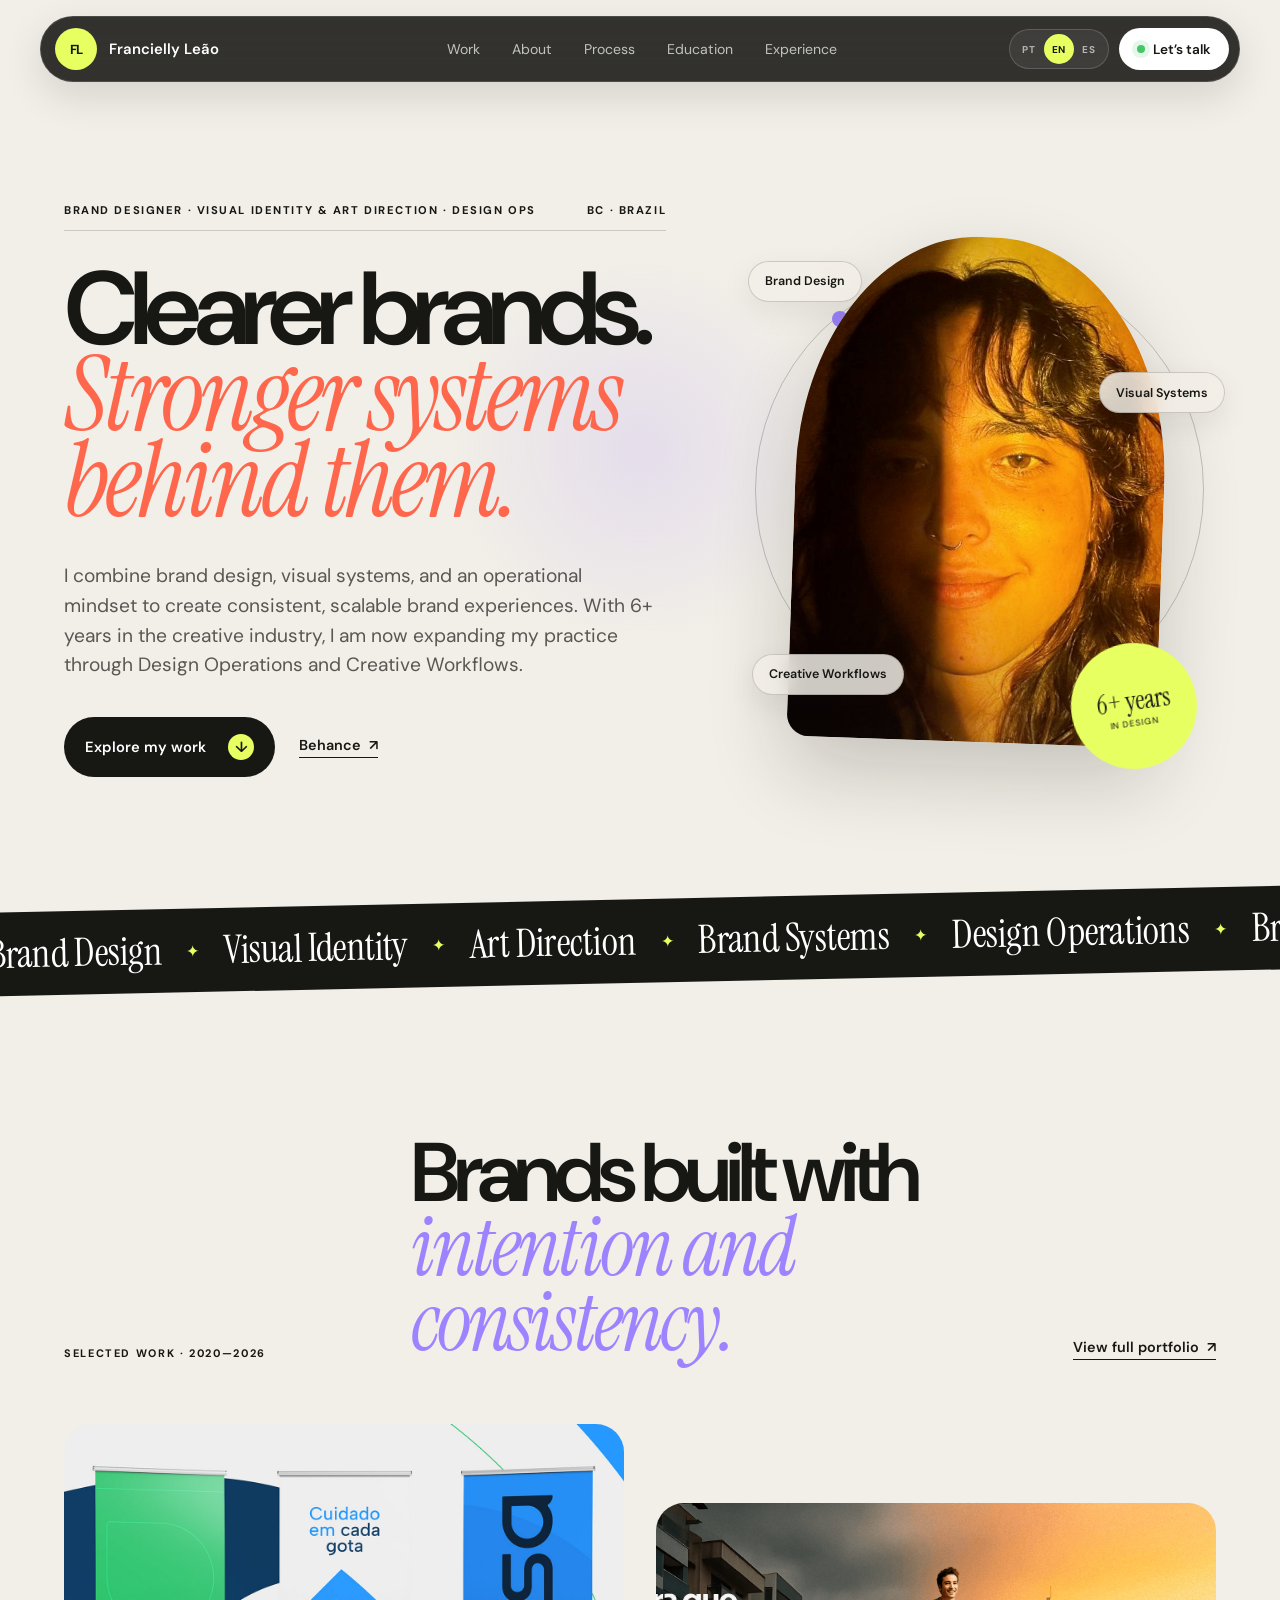
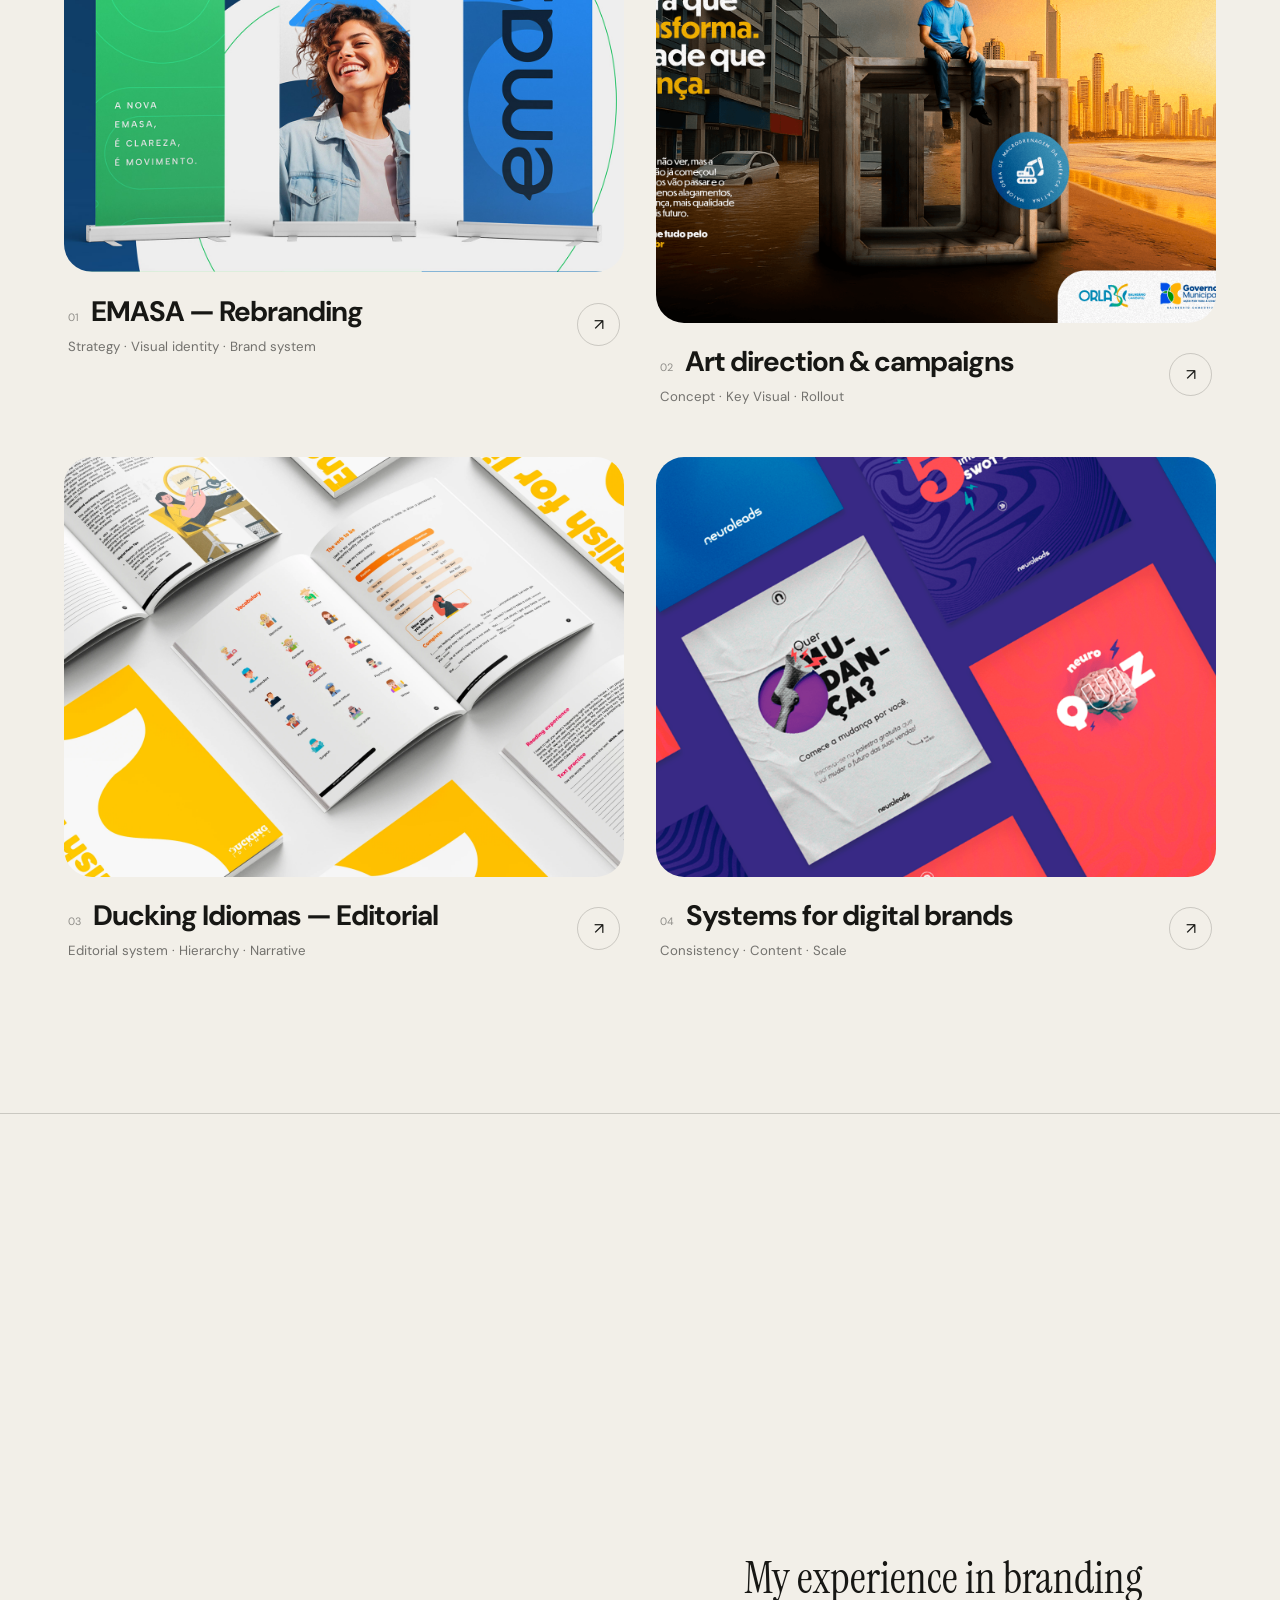
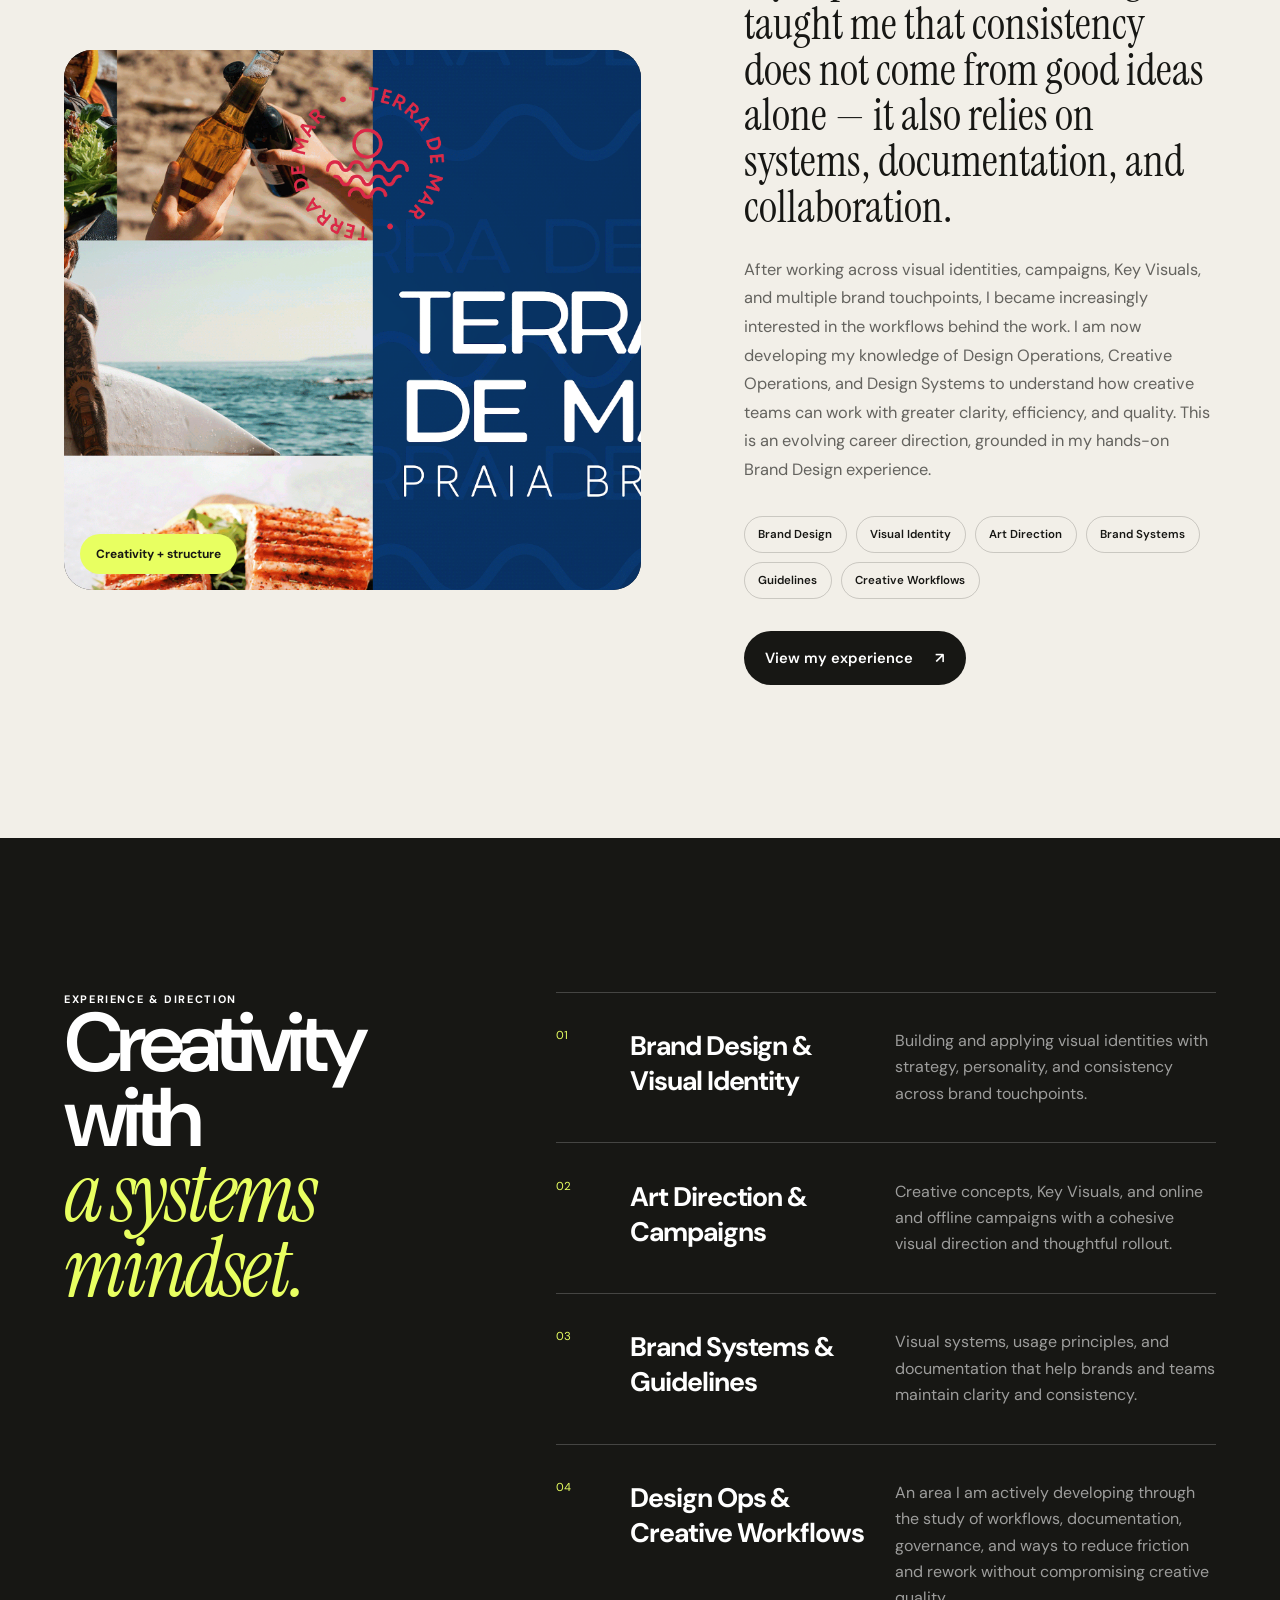
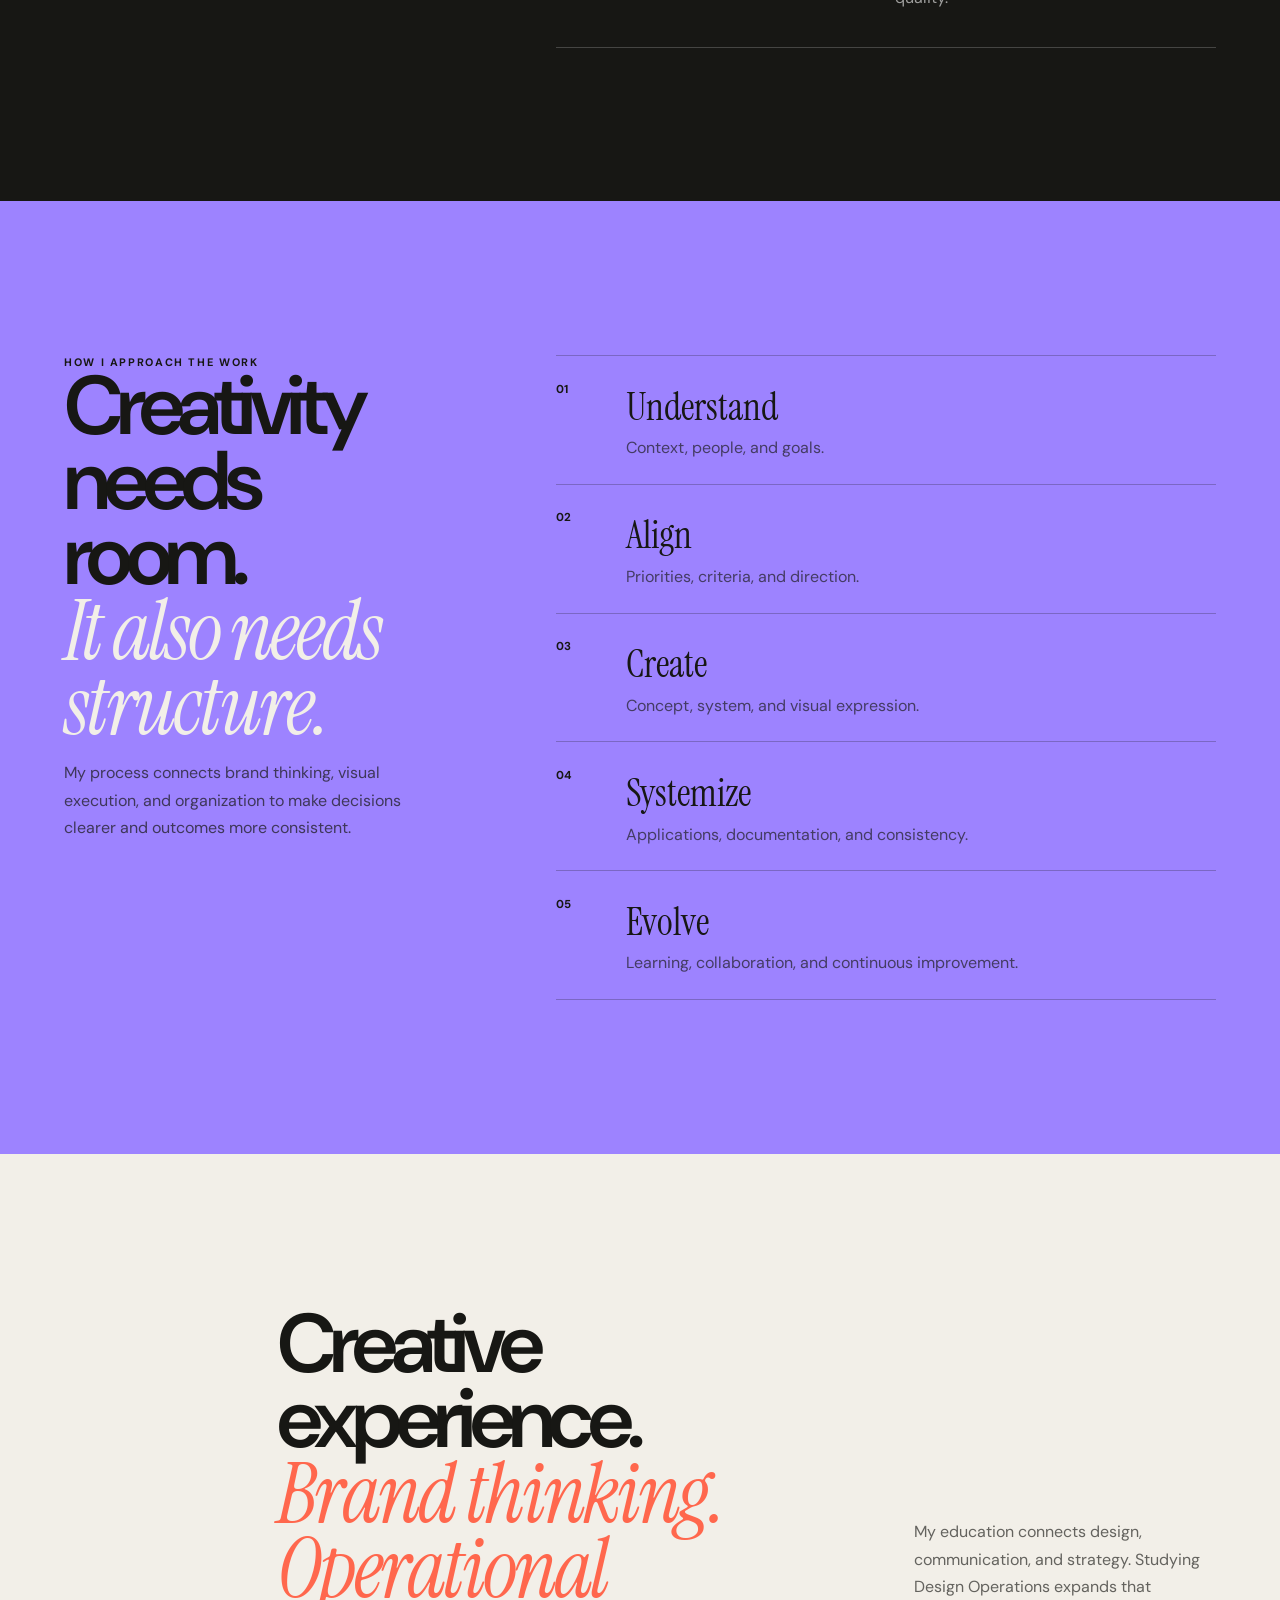
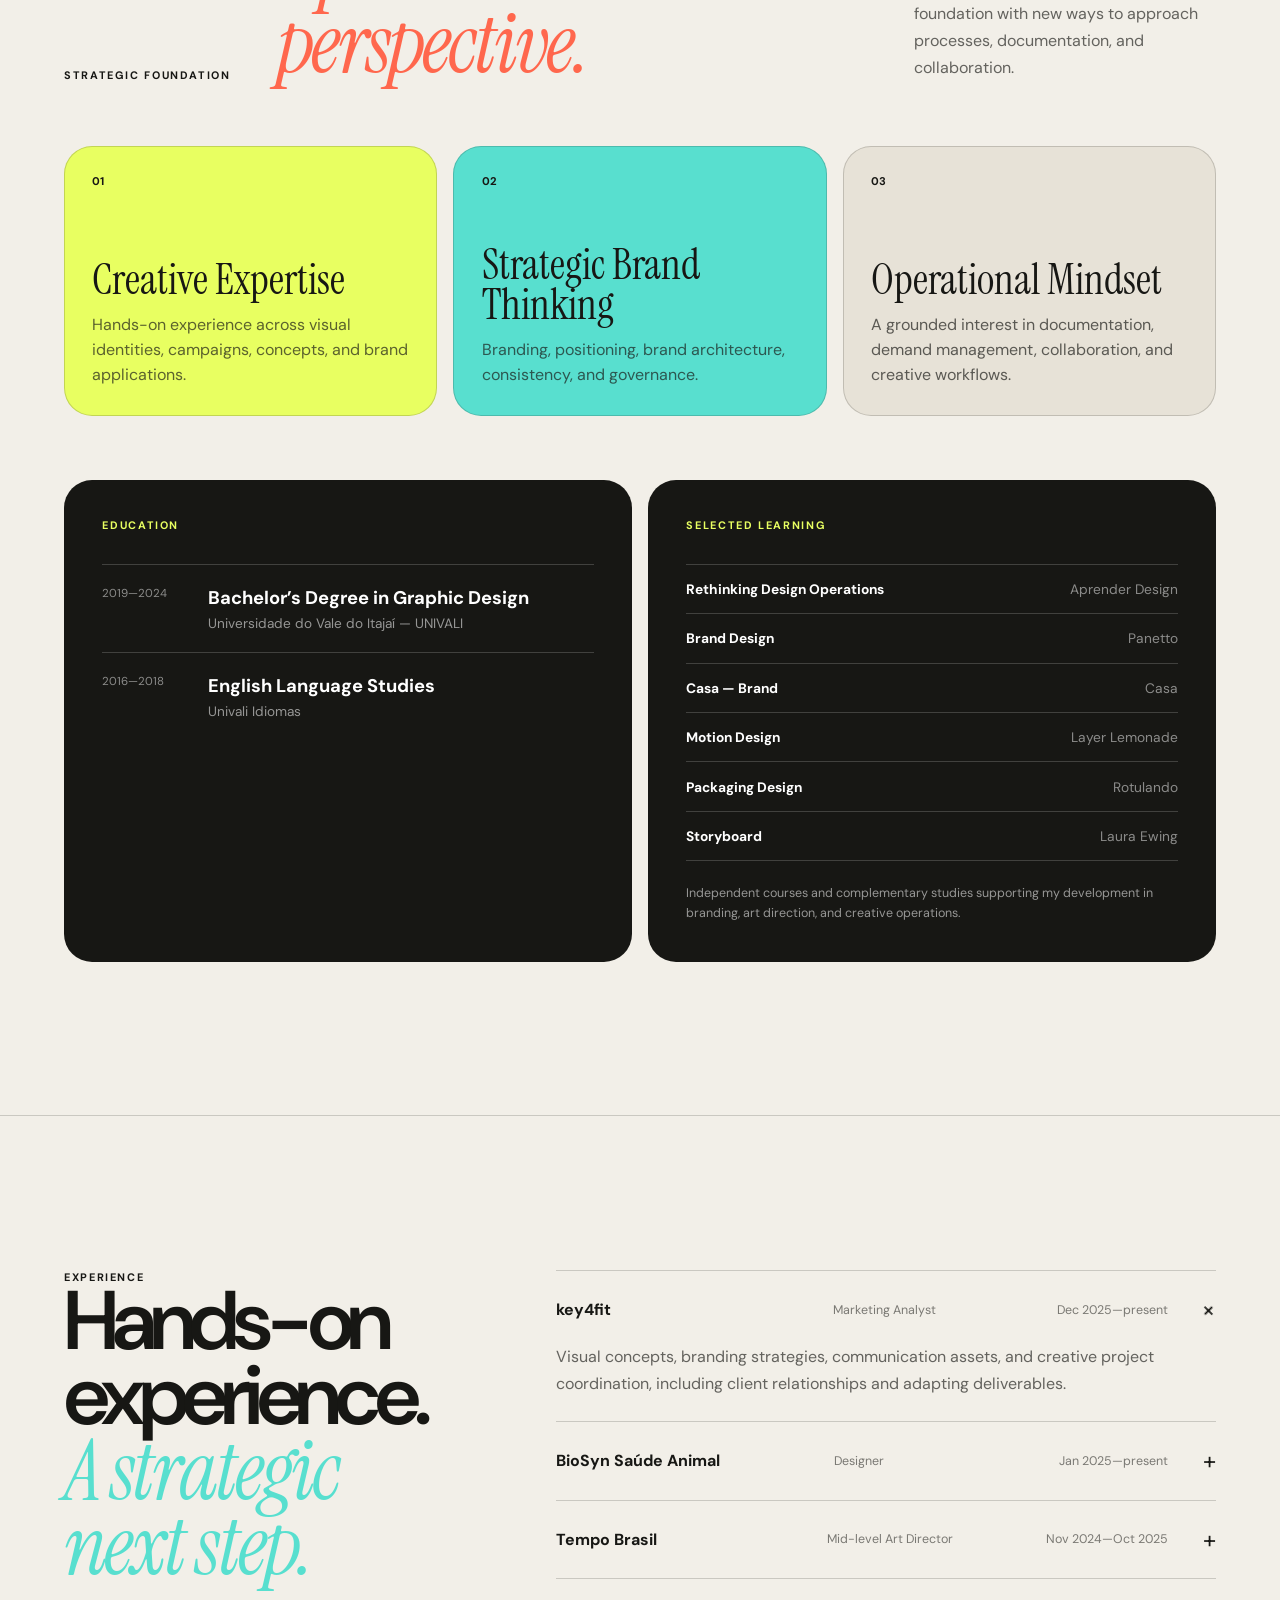
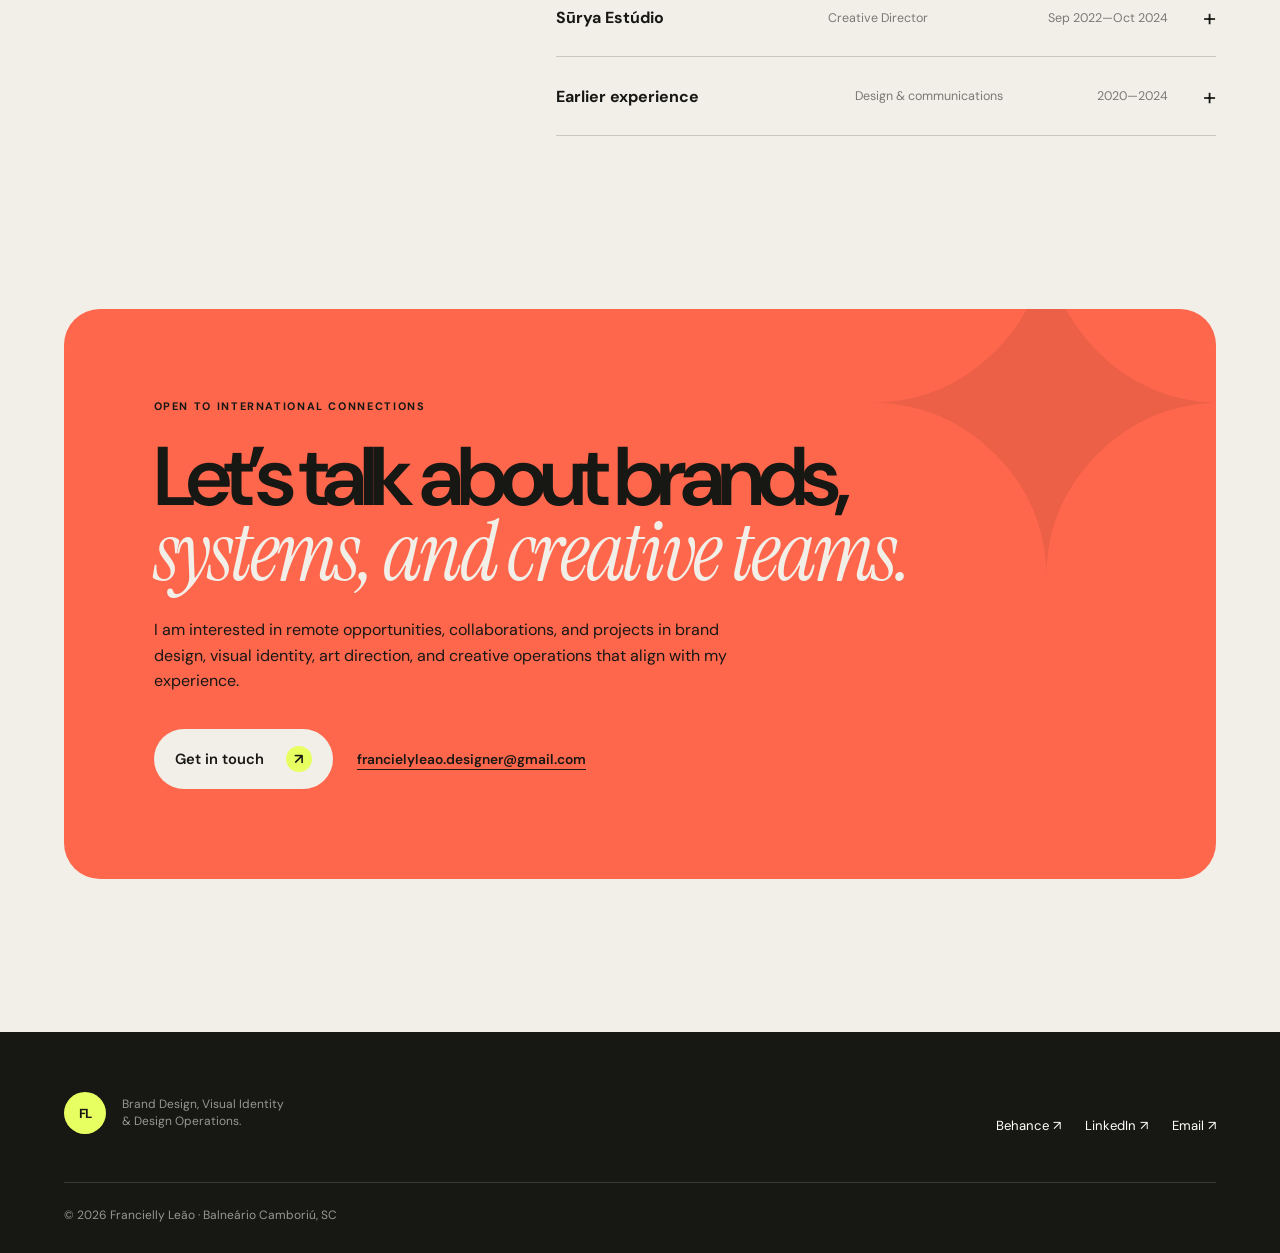
<file: index.html>
<!doctype html>
<html lang="pt-BR">
<head>
  <meta charset="utf-8">
  <meta name="viewport" content="width=device-width, initial-scale=1">
  <meta name="theme-color" content="#171714">
  <title>Francielly Leão — Brand Designer & Design Operations</title>
  <meta name="description" content="Brand Designer com mais de 6 anos de experiência em identidade visual, direção de arte e sistemas de marca, ampliando sua atuação em Design Operations.">
  <link rel="canonical" href="https://franciellyleao.github.io/portfolio/">
  <meta property="og:type" content="website">
  <meta property="og:title" content="Francielly Leão — Brand Designer & Design Operations">
  <meta property="og:description" content="Brand thinking, visual design e creative workflows para experiências de marca consistentes e escaláveis.">
  <meta property="og:url" content="https://franciellyleao.github.io/portfolio/">
  <meta property="og:image" content="https://franciellyleao.github.io/portfolio/trabalhos.png">
  <link rel="icon" href="data:image/svg+xml,%3Csvg xmlns='http://www.w3.org/2000/svg' viewBox='0 0 100 100'%3E%3Crect width='100' height='100' rx='24' fill='%23171714'/%3E%3Ctext x='50' y='67' text-anchor='middle' font-family='Arial' font-size='48' font-weight='700' fill='%23e8ff61'%3EFL%3C/text%3E%3C/svg%3E">
  <link rel="preconnect" href="https://fonts.googleapis.com">
  <link rel="preconnect" href="https://fonts.gstatic.com" crossorigin>
  <link href="https://fonts.googleapis.com/css2?family=DM+Sans:wght@400;500;600;700&family=Instrument+Serif:ital@0;1&display=swap" rel="stylesheet">
  <script>document.documentElement.classList.add('js')</script>
  <link rel="stylesheet" href="style.css">
  <script type="application/ld+json">{"@context":"https://schema.org","@type":"Person","name":"Francielly Leão","jobTitle":"Brand Designer","url":"https://franciellyleao.github.io/portfolio/","sameAs":["https://www.behance.net/franciellyleao","https://www.linkedin.com/in/franciellyleaodesigner"]}</script>
</head>
<body>
  <a class="skip-link" href="#conteudo" data-i18n="skip">Pular para o conteúdo</a>
  <div class="cursor-glow" aria-hidden="true"></div>
  <header class="site-header" data-header>
    <a class="brand" href="#inicio" aria-label="Francielly Leão — início" data-i18n-aria="brandAria"><span class="brand-mark">FL</span><span class="brand-name">Francielly Leão</span></a>
    <button class="menu-button" type="button" aria-expanded="false" aria-controls="site-nav"><span></span><span></span><span class="sr-only" data-i18n="menu">Abrir menu</span></button>
    <nav class="site-nav" id="site-nav" aria-label="Navegação principal" data-i18n-aria="navAria"><a href="#projetos" data-i18n="navWork">Projetos</a><a href="#sobre" data-i18n="navAbout">Sobre</a><a href="#processo" data-i18n="navProcess">Processo</a><a href="#formacao" data-i18n="navEducation">Formação</a><a href="#trajetoria" data-i18n="navJourney">Trajetória</a></nav>
    <div class="header-tools">
      <div class="language-switcher" role="group" aria-label="Selecionar idioma" data-i18n-aria="languageAria"><button type="button" data-lang="pt" aria-pressed="true">PT</button><button type="button" data-lang="en" aria-pressed="false">EN</button><button type="button" data-lang="es" aria-pressed="false">ES</button></div>
      <a class="header-cta" href="#contato"><span class="status-dot" aria-hidden="true"></span><span data-i18n="headerCta">Vamos conversar</span></a>
    </div>
  </header>

  <main id="conteudo">
    <section class="hero" id="inicio">
      <div class="hero-copy reveal is-visible">
        <p class="eyebrow"><span data-i18n="positioning">Brand Designer · Visual Identity & Art Direction · Design Ops</span><span data-i18n="location">BC · Brasil</span></p>
        <h1 data-i18n-html="heroTitle">Marcas com clareza.<br><em>Sistemas que sustentam.</em></h1>
        <p class="hero-intro" data-i18n="heroIntro">Combino brand design, sistemas visuais e uma mentalidade operacional para criar experiências de marca consistentes e escaláveis. Com mais de 6 anos no mercado criativo, amplio agora minha atuação por meio de Design Operations e Creative Workflows.</p>
        <div class="hero-actions"><a class="button button-primary" href="#projetos"><span data-i18n="exploreWork">Explorar projetos</span> <span aria-hidden="true">↓</span></a><a class="text-link" href="https://www.behance.net/franciellyleao" target="_blank" rel="noopener">Behance <span aria-hidden="true">↗</span></a></div>
      </div>
      <div class="hero-art reveal is-visible" aria-label="Retrato de Francielly Leão e áreas de atuação" data-i18n-aria="portraitAria"><div class="hero-orbit" aria-hidden="true"></div><div class="portrait-frame"><img src="fran.jpg" alt="Francielly Leão" width="640" height="800"></div><span class="float-tag tag-one">Brand Design</span><span class="float-tag tag-two">Visual Systems</span><span class="float-tag tag-three">Creative Workflows</span><div class="hero-stamp" aria-hidden="true"><span data-i18n="years">6+ anos</span><small data-i18n="yearsLabel">em design</small></div></div>
    </section>

    <div class="marquee" aria-label="Especialidades" data-i18n-aria="expertiseAria"><div class="marquee-track"><span>Brand Design</span><i>✦</i><span>Visual Identity</span><i>✦</i><span>Art Direction</span><i>✦</i><span>Brand Systems</span><i>✦</i><span>Design Operations</span><i>✦</i><span aria-hidden="true">Brand Design</span><i aria-hidden="true">✦</i><span aria-hidden="true">Visual Identity</span><i aria-hidden="true">✦</i><span aria-hidden="true">Art Direction</span><i aria-hidden="true">✦</i><span aria-hidden="true">Brand Systems</span><i aria-hidden="true">✦</i><span aria-hidden="true">Design Operations</span><i aria-hidden="true">✦</i></div></div>

    <section class="work-section" id="projetos">
      <div class="section-heading reveal"><p class="kicker" data-i18n="workKicker">Projetos selecionados · 2020—2026</p><h2 data-i18n-html="workTitle">Marcas construídas com<br><em>intenção e consistência.</em></h2><a class="text-link" href="https://www.behance.net/franciellyleao" target="_blank" rel="noopener"><span data-i18n="viewPortfolio">Ver portfólio completo</span> <span aria-hidden="true">↗</span></a></div>
      <div class="projects-grid">
        <a class="project project-featured reveal" href="https://www.behance.net/gallery/237888641/EMASA-REBRANDING" target="_blank" rel="noopener"><div class="project-media"><img src="branding.jpg" alt="Projeto de rebranding da EMASA" data-i18n-alt="brandProjectAlt" loading="lazy"></div><div class="project-info"><div><span class="project-number">01</span><h3 data-i18n="projectBrand">EMASA — Rebranding</h3></div><p data-i18n="projectBrandTags">Estratégia · Identidade visual · Sistema de marca</p><span class="project-arrow" aria-hidden="true">↗</span></div></a>
        <a class="project reveal" href="https://www.behance.net/franciellyleao" target="_blank" rel="noopener"><div class="project-media"><img src="campanha.png" alt="Seleção de campanhas criativas" data-i18n-alt="campaignProjectAlt" loading="lazy"></div><div class="project-info"><div><span class="project-number">02</span><h3 data-i18n="projectCampaign">Direção de arte & campanhas</h3></div><p data-i18n="projectCampaignTags">Conceito · Key Visual · Desdobramentos</p><span class="project-arrow" aria-hidden="true">↗</span></div></a>
        <a class="project reveal" href="https://www.behance.net/gallery/189184383/Diagramacao-Ducking-Idiomas" target="_blank" rel="noopener"><div class="project-media"><img src="editorial.webp" alt="Projeto editorial Ducking Idiomas" data-i18n-alt="editorialProjectAlt" loading="lazy"></div><div class="project-info"><div><span class="project-number">03</span><h3 data-i18n="projectEditorial">Ducking Idiomas — Editorial</h3></div><p data-i18n="projectEditorialTags">Sistema editorial · Hierarquia · Narrativa</p><span class="project-arrow" aria-hidden="true">↗</span></div></a>
        <a class="project project-wide reveal" href="https://www.behance.net/franciellyleao" target="_blank" rel="noopener"><div class="project-media"><img src="social.png" alt="Seleção de projetos para presença digital" data-i18n-alt="digitalProjectAlt" loading="lazy"></div><div class="project-info"><div><span class="project-number">04</span><h3 data-i18n="projectDigital">Sistemas para marcas digitais</h3></div><p data-i18n="projectDigitalTags">Consistência · Conteúdo · Escala</p><span class="project-arrow" aria-hidden="true">↗</span></div></a>
      </div>
    </section>

    <section class="about-section" id="sobre">
      <div class="about-title reveal"><p class="kicker" data-i18n="aboutKicker">Minha evolução profissional</p><h2 data-i18n-html="aboutTitle">Da construção da marca<br><em>à forma como o trabalho acontece.</em></h2></div>
      <div class="about-layout"><div class="about-image reveal"><img src="trabalhos.png" alt="Mosaico de trabalhos de Francielly Leão" data-i18n-alt="workMosaicAlt" loading="lazy"><span data-i18n="aboutBadge">Criatividade + estrutura</span></div><div class="about-content reveal"><p class="lead" data-i18n="aboutLead">Minha experiência em branding me ensinou que consistência não depende apenas de boas ideias — depende também de sistemas, documentação e colaboração.</p><p data-i18n="aboutBody">Depois de atuar com identidades visuais, campanhas, Key Visuals e diferentes pontos de contato de marca, comecei a olhar com mais atenção para os fluxos por trás das entregas. Hoje, aprofundo meus conhecimentos em Design Operations, Creative Operations e Design Systems para compreender como equipes criativas podem trabalhar com mais clareza, eficiência e qualidade. Essa é uma direção em desenvolvimento, construída sobre minha experiência real em Brand Design.</p><div class="capability-list" aria-label="Competências" data-i18n-aria="capabilitiesAria"><span>Brand Design</span><span>Visual Identity</span><span>Art Direction</span><span>Brand Systems</span><span>Guidelines</span><span>Creative Workflows</span></div><a class="button button-dark" href="https://www.linkedin.com/in/franciellyleaodesigner" target="_blank" rel="noopener"><span data-i18n="viewJourney">Conhecer minha trajetória</span> <span aria-hidden="true">↗</span></a></div></div>
    </section>

    <section class="services-section" aria-labelledby="servicos-title">
      <div class="services-heading reveal"><p class="kicker" data-i18n="expertiseKicker">Experiência & direção</p><h2 id="servicos-title" data-i18n-html="expertiseTitle">Criatividade com<br><em>visão sistêmica.</em></h2></div>
      <div class="services-list">
        <article class="service reveal"><span>01</span><h3>Brand Design & Visual Identity</h3><p data-i18n="expertiseBrand">Criação e aplicação de identidades visuais com estratégia, personalidade e consistência entre diferentes pontos de contato.</p></article>
        <article class="service reveal"><span>02</span><h3>Art Direction & Campaigns</h3><p data-i18n="expertiseArt">Conceitos criativos, Key Visuals e campanhas on e offline com unidade visual e desdobramentos coerentes.</p></article>
        <article class="service reveal"><span>03</span><h3>Brand Systems & Guidelines</h3><p data-i18n="expertiseSystems">Sistemas visuais, regras de aplicação e documentação que ajudam marcas e equipes a manter clareza e consistência.</p></article>
        <article class="service reveal"><span>04</span><h3>Design Ops & Creative Workflows</h3><p data-i18n="expertiseOps">Uma área em desenvolvimento: estudo workflows, documentação, governança e formas de reduzir ruído e retrabalho sem comprometer a qualidade criativa.</p></article>
      </div>
    </section>

    <section class="process-section" id="processo">
      <div class="process-intro reveal"><p class="kicker" data-i18n="processKicker">Como penso o trabalho</p><h2 data-i18n-html="processTitle">Criatividade precisa de espaço.<br><em>E de estrutura.</em></h2><p data-i18n="processBody">Meu processo conecta pensamento de marca, execução visual e organização para tornar decisões mais claras e entregas mais consistentes.</p></div>
      <ol class="process-steps"><li class="reveal"><span>01</span><div><h3 data-i18n="stepUnderstand">Compreender</h3><p data-i18n="stepUnderstandBody">Contexto, pessoas e objetivos.</p></div></li><li class="reveal"><span>02</span><div><h3 data-i18n="stepAlign">Alinhar</h3><p data-i18n="stepAlignBody">Prioridades, critérios e direção.</p></div></li><li class="reveal"><span>03</span><div><h3 data-i18n="stepCreate">Criar</h3><p data-i18n="stepCreateBody">Conceito, sistema e expressão visual.</p></div></li><li class="reveal"><span>04</span><div><h3 data-i18n="stepSystemize">Sistematizar</h3><p data-i18n="stepSystemizeBody">Aplicações, documentação e consistência.</p></div></li><li class="reveal"><span>05</span><div><h3 data-i18n="stepEvolve">Evoluir</h3><p data-i18n="stepEvolveBody">Aprendizado, colaboração e melhoria contínua.</p></div></li></ol>
    </section>

    <section class="credentials-section" id="formacao">
      <div class="credentials-heading reveal"><p class="kicker" data-i18n="credentialsKicker">Repertório estratégico</p><h2 data-i18n-html="credentialsTitle">Experiência criativa.<br><em>Pensamento de marca. Visão operacional.</em></h2><p data-i18n="credentialsIntro">Minha formação conecta design, comunicação e estratégia. O estudo de Design Operations amplia esse repertório com novas formas de pensar processos, documentação e colaboração.</p></div>
      <div class="strengths-grid">
        <article class="strength-card reveal"><span>01</span><h3 data-i18n="strengthCreative">Creative Expertise</h3><p data-i18n="strengthCreativeBody">Experiência prática em identidades visuais, campanhas, conceitos e aplicações de marca.</p></article>
        <article class="strength-card reveal"><span>02</span><h3 data-i18n="strengthStrategy">Strategic Brand Thinking</h3><p data-i18n="strengthStrategyBody">Branding, posicionamento, arquitetura, consistência e governança de marca.</p></article>
        <article class="strength-card reveal"><span>03</span><h3 data-i18n="strengthOperations">Operational Mindset</h3><p data-i18n="strengthOperationsBody">Interesse fundamentado em documentação, demandas, colaboração e fluxos criativos.</p></article>
      </div>
      <div class="credentials-grid">
        <article class="credential-panel reveal"><p class="kicker" data-i18n="educationLabel">Formação</p><div class="credential-item"><span>2019—2024</span><div><h3 data-i18n="degreeUnivali">Bacharelado em Design Gráfico</h3><p>Universidade do Vale do Itajaí — UNIVALI</p></div></div><div class="credential-item"><span>2016—2018</span><div><h3 data-i18n="englishStudies">Formação em Língua Inglesa</h3><p>Univali Idiomas</p></div></div></article>
        <article class="credential-panel reveal"><p class="kicker" data-i18n="learningLabel">Aprendizado selecionado</p><ul class="learning-list"><li><strong data-i18n="opsCourse">Repensando Operações de Design</strong><span>Aprender Design</span></li><li><strong data-i18n="brandCourse">Design de Marcas</strong><span>Panetto</span></li><li><strong>Casa — Brand</strong><span>Casa</span></li><li><strong>Motion Design</strong><span>Layer Lemonade</span></li><li><strong data-i18n="packageCourse">Design de Embalagens</strong><span>Rotulando</span></li><li><strong>Storyboard</strong><span>Laura Ewing</span></li></ul><p class="learning-note" data-i18n="learningNote">Cursos livres e estudos complementares que apoiam minha evolução em branding, direção de arte e operações criativas.</p></article>
      </div>
    </section>

    <section class="experience-section" id="trajetoria">
      <div class="experience-heading reveal"><p class="kicker" data-i18n="journeyKicker">Trajetória</p><h2 data-i18n-html="journeyTitle">Experiência prática.<br><em>Próximo passo estratégico.</em></h2></div>
      <div class="experience-list reveal"><details open><summary><span>key4fit</span><small data-i18n="roleMarketing">Analista de Marketing</small><time data-i18n="key4fitDate">dez 2025—atual</time><i aria-hidden="true">+</i></summary><p data-i18n="key4fitBody">Conceitos visuais, estratégias de branding, materiais de comunicação e coordenação de projetos criativos, com relacionamento com clientes e adaptação de entregas.</p></details><details><summary><span>BioSyn Saúde Animal</span><small data-i18n="roleDesigner">Designer</small><time data-i18n="biosynDate">jan 2025—atual</time><i aria-hidden="true">+</i></summary><p data-i18n="biosynBody">Conceitos visuais e campanhas, arquitetura e governança de marca, materiais digitais e impressos e consistência visual entre marcas e canais.</p></details><details><summary><span>Tempo Brasil</span><small data-i18n="roleArt">Diretora de Arte Pleno</small><time data-i18n="tempoDate">nov 2024—out 2025</time><i aria-hidden="true">+</i></summary><p data-i18n="tempoBody">Direção de arte, conceitos criativos, branding e comunicação integrada em projetos para múltiplas mídias, em colaboração com equipes e clientes.</p></details><details><summary><span>Sūrya Estúdio</span><small data-i18n="roleCreative">Diretora de Criação</small><time data-i18n="suryaDate">set 2022—out 2024</time><i aria-hidden="true">+</i></summary><p data-i18n="suryaBody">Liderança da própria operação criativa, desenvolvendo marcas e campanhas, planejando projetos, cronogramas e entregas e conduzindo o relacionamento com clientes.</p></details><details><summary><span data-i18n="earlierExperience">Experiências anteriores</span><small data-i18n="roleDesign">Design & comunicação</small><time>2020—2024</time><i aria-hidden="true">+</i></summary><p data-i18n="earlierBody">Musiclin, LypeDepyl, Ley Franchising Group, Rockfeller Language Center e MFIT Personal — identidades visuais, campanhas, conteúdos digitais, materiais impressos e vídeos.</p></details></div>
    </section>

    <section class="contact-section" id="contato"><div class="contact-card reveal"><p class="kicker" data-i18n="contactKicker">Aberta a conexões internacionais</p><h2 data-i18n-html="contactTitle">Vamos conversar sobre marcas,<br><em>sistemas e equipes criativas.</em></h2><p data-i18n="contactBody">Tenho interesse em oportunidades remotas, colaborações e projetos em branding, identidade visual, direção de arte e operações criativas compatíveis com minha experiência.</p><div class="contact-actions"><a class="button button-light" data-contact-link href="https://api.whatsapp.com/send/?phone=5547984490891&amp;text=Oi%2C%20Fran!%20Quero%20conversar%20sobre%20uma%20oportunidade." target="_blank" rel="noopener"><span data-i18n="contactCta">Entrar em contato</span> <span aria-hidden="true">↗</span></a><a class="contact-email" href="mailto:francielyleao.designer@gmail.com">francielyleao.designer@gmail.com</a></div></div></section>
  </main>
  <footer class="site-footer"><div><span class="brand-mark">FL</span><p data-i18n-html="footerPosition">Brand Design, Visual Identity<br>& Design Operations.</p></div><div class="footer-links"><a href="https://www.behance.net/franciellyleao" target="_blank" rel="noopener">Behance ↗</a><a href="https://www.linkedin.com/in/franciellyleaodesigner" target="_blank" rel="noopener">LinkedIn ↗</a><a href="mailto:francielyleao.designer@gmail.com"><span data-i18n="email">E-mail</span> ↗</a></div><p class="copyright">© <span data-year>2026</span> Francielly Leão · Balneário Camboriú, SC</p></footer>
  <script src="i18n.js"></script>
  <script src="script.js"></script>
</body>
</html>
</file>
<file: style.css>
:root{--ink:#171714;--paper:#f2efe8;--paper2:#e7e2d7;--acid:#e8ff61;--coral:#ff674d;--violet:#9d83ff;--aqua:#58dfcf;--line:rgba(23,23,20,.18);--serif:"Instrument Serif",Georgia,serif;--sans:"DM Sans",Arial,sans-serif;--radius:28px}*{box-sizing:border-box}html{scroll-behavior:smooth;scroll-padding-top:100px}body{margin:0;background:var(--paper);color:var(--ink);font-family:var(--sans);overflow-x:hidden}body.menu-open{overflow:hidden}img{display:block;width:100%}a{color:inherit}button{font:inherit}::selection{background:var(--violet);color:var(--ink)}.sr-only{position:absolute;width:1px;height:1px;padding:0;margin:-1px;overflow:hidden;clip:rect(0,0,0,0);white-space:nowrap;border:0}.skip-link{position:fixed;top:10px;left:10px;z-index:9999;padding:.8rem 1rem;background:var(--ink);color:#fff;transform:translateY(-160%)}.skip-link:focus{transform:translateY(0)}.cursor-glow{position:fixed;width:420px;height:420px;left:var(--mouse-x,50vw);top:var(--mouse-y,50vh);transform:translate(-50%,-50%);border-radius:50%;background:radial-gradient(circle,rgba(157,131,255,.16),transparent 65%);pointer-events:none;z-index:-1}
.site-header{position:fixed;z-index:1000;top:16px;left:50%;width:min(1200px,calc(100% - 32px));min-height:66px;padding:8px 10px 8px 14px;display:grid;grid-template-columns:1fr auto 1fr;align-items:center;border:1px solid rgba(255,255,255,.12);border-radius:999px;background:rgba(23,23,20,.88);color:#fff;box-shadow:0 14px 40px rgba(0,0,0,.12);backdrop-filter:blur(18px);transition:transform .35s ease}.site-header.is-hidden{transform:translate(-50%,-130%)}.brand{display:flex;align-items:center;gap:.75rem;text-decoration:none;font-weight:600}.brand-mark{display:grid;place-items:center;width:42px;height:42px;border-radius:50%;background:var(--acid);color:var(--ink);font-size:.82rem;font-weight:700;letter-spacing:-.04em}.brand-name{font-size:.93rem}.site-nav{display:flex;align-items:center;gap:2rem}.site-nav a{position:relative;text-decoration:none;color:rgba(255,255,255,.7);font-size:.88rem;transition:color .2s}.site-nav a:after{content:"";position:absolute;left:0;right:100%;bottom:-5px;height:1px;background:var(--acid);transition:right .25s}.site-nav a:hover,.site-nav a.active{color:#fff}.site-nav a:hover:after,.site-nav a.active:after{right:0}.header-cta{justify-self:end;display:inline-flex;align-items:center;gap:.55rem;padding:.78rem 1.1rem;border-radius:999px;background:#fff;color:var(--ink);text-decoration:none;font-size:.85rem;font-weight:600}.status-dot{width:8px;height:8px;border-radius:50%;background:#45c668;box-shadow:0 0 0 5px rgba(69,198,104,.14)}.menu-button{display:none}
main{overflow:clip}.hero{min-height:100svh;max-width:1400px;margin:auto;padding:150px clamp(24px,5vw,76px) 70px;display:grid;grid-template-columns:minmax(0,1.12fr) minmax(360px,.88fr);align-items:center;gap:clamp(40px,6vw,96px)}.eyebrow{max-width:690px;display:flex;justify-content:space-between;gap:1rem;padding-bottom:.8rem;margin:0 0 2.2rem;border-bottom:1px solid var(--line);text-transform:uppercase;font-size:.7rem;font-weight:700;letter-spacing:.14em}.hero h1,.section-heading h2,.about-title h2,.services-heading h2,.process-intro h2,.experience-heading h2,.contact-card h2{margin:0;font-size:clamp(4rem,8.1vw,8.3rem);line-height:.83;letter-spacing:-.075em;font-weight:600}.hero h1 em,h2 em{font-family:var(--serif);font-weight:400;letter-spacing:-.035em}.hero h1 em{color:var(--coral)}.hero-intro{max-width:590px;margin:2.3rem 0;font-size:clamp(1.05rem,1.5vw,1.35rem);line-height:1.55;color:rgba(23,23,20,.7)}.hero-actions{display:flex;align-items:center;gap:1.5rem;flex-wrap:wrap}.button{display:inline-flex;justify-content:center;align-items:center;gap:1.4rem;padding:1rem 1.25rem;border:1px solid transparent;border-radius:999px;text-decoration:none;font-size:.92rem;font-weight:600;transition:transform .25s,background .25s,color .25s}.button:hover{transform:translateY(-3px)}.button-primary{background:var(--ink);color:#fff}.button-primary span,.button-light span{display:grid;place-items:center;width:26px;height:26px;border-radius:50%;background:var(--acid);color:var(--ink)}.text-link{display:inline-flex;gap:.5rem;padding-bottom:.2rem;border-bottom:1px solid currentColor;text-decoration:none;font-weight:600;font-size:.9rem}.text-link span{transition:transform .2s}.text-link:hover span{transform:translate(3px,-3px)}
.hero-art{position:relative;min-height:620px;display:grid;place-items:center}.hero-orbit{position:absolute;width:95%;aspect-ratio:1;border:1px solid rgba(23,23,20,.22);border-radius:50%;animation:orbit 22s linear infinite}.hero-orbit:before,.hero-orbit:after{content:"";position:absolute;width:16px;height:16px;border-radius:50%}.hero-orbit:before{top:10%;left:17%;background:var(--violet)}.hero-orbit:after{bottom:8%;right:20%;background:var(--coral)}.portrait-frame{position:relative;width:min(78%,430px);aspect-ratio:.73;overflow:hidden;border-radius:48% 48% 22px 22px;background:var(--paper2);box-shadow:0 34px 80px rgba(23,23,20,.2);transform:rotate(2deg)}.portrait-frame:after{content:"";position:absolute;inset:0;background:linear-gradient(180deg,transparent 68%,rgba(23,23,20,.2))}.portrait-frame img{height:100%;object-fit:cover;filter:saturate(.92) contrast(1.03)}.float-tag{position:absolute;z-index:2;padding:.72rem 1rem;border:1px solid var(--line);border-radius:999px;background:rgba(242,239,232,.84);backdrop-filter:blur(10px);font-size:.78rem;font-weight:600;box-shadow:0 10px 30px rgba(23,23,20,.08);animation:float 5s ease-in-out infinite}.tag-one{top:13%;left:1%}.tag-two{top:31%;right:-2%;animation-delay:-1.5s}.tag-three{bottom:17%;left:2%;animation-delay:-3s}.hero-stamp{position:absolute;z-index:3;right:4%;bottom:5%;width:126px;height:126px;display:grid;place-content:center;text-align:center;border-radius:50%;background:var(--acid);transform:rotate(-8deg)}.hero-stamp span{font-family:var(--serif);font-size:1.65rem}.hero-stamp small{max-width:70px;text-transform:uppercase;letter-spacing:.1em;line-height:1.2;font-size:.55rem}
.marquee{overflow:hidden;padding:1rem 0;background:var(--ink);color:#fff;transform:rotate(-1.2deg) scale(1.02)}.marquee-track{width:max-content;display:flex;align-items:center;gap:1.5rem;animation:marquee 26s linear infinite}.marquee span{font-family:var(--serif);font-size:clamp(1.6rem,3vw,2.5rem)}.marquee i{color:var(--acid);font-style:normal}.work-section,.about-section,.services-section,.process-section,.experience-section,.contact-section{padding:clamp(90px,12vw,170px) clamp(24px,5vw,76px)}.work-section,.about-section,.experience-section{max-width:1400px;margin:auto}.section-heading{display:grid;grid-template-columns:1fr 2fr auto;align-items:end;gap:2rem;margin-bottom:4rem}.section-heading h2,.about-title h2,.services-heading h2,.process-intro h2,.experience-heading h2,.contact-card h2{font-size:clamp(3.2rem,6.5vw,6.8rem);line-height:.9}.section-heading h2 em{color:var(--violet)}.kicker{margin:0;text-transform:uppercase;font-size:.68rem;font-weight:700;letter-spacing:.15em}
.projects-grid{display:grid;grid-template-columns:repeat(2,minmax(0,1fr));gap:clamp(28px,4vw,64px) clamp(18px,2.5vw,36px)}.project{text-decoration:none}.project:nth-child(2){margin-top:14%}.project-wide{grid-column:2}.project-media{position:relative;aspect-ratio:4/3;overflow:hidden;border-radius:var(--radius);background:var(--paper2)}.project-featured .project-media{aspect-ratio:5/4}.project-media:after{content:"View";position:absolute;left:50%;top:50%;width:78px;height:78px;display:grid;place-items:center;border-radius:50%;background:var(--acid);font-size:.75rem;font-weight:700;opacity:0;transform:translate(-50%,-35%) scale(.7);transition:.3s}.project-media img{height:100%;object-fit:cover;transition:transform .65s cubic-bezier(.2,.7,.2,1),filter .3s}.project:hover .project-media img{transform:scale(1.04);filter:saturate(1.08)}.project:hover .project-media:after{opacity:1;transform:translate(-50%,-50%) scale(1)}.project-info{position:relative;display:grid;grid-template-columns:1fr auto;gap:.5rem 1rem;padding:1.3rem .25rem 0}.project-info>div{display:flex;align-items:baseline;gap:.75rem}.project-number{color:rgba(23,23,20,.45);font-size:.67rem}.project h3{margin:0;font-size:clamp(1.25rem,2.2vw,1.85rem);letter-spacing:-.035em}.project p{grid-column:1;margin:0;color:rgba(23,23,20,.58);font-size:.83rem}.project-arrow{grid-column:2;grid-row:1/3;align-self:center;display:grid;place-items:center;width:43px;height:43px;border:1px solid var(--line);border-radius:50%;transition:.2s}.project:hover .project-arrow{background:var(--ink);color:#fff;transform:rotate(8deg)}
.about-section{border-top:1px solid var(--line)}.about-title{display:grid;grid-template-columns:1fr 3fr;gap:2rem;align-items:start;margin-bottom:4rem}.about-title h2 em{color:var(--coral)}.about-layout{display:grid;grid-template-columns:minmax(0,1.1fr) minmax(320px,.9fr);gap:clamp(40px,8vw,110px);align-items:center}.about-image{position:relative;overflow:hidden;min-height:540px;border-radius:var(--radius);background:var(--ink)}.about-image img{position:absolute;inset:0;height:100%;object-fit:cover;transition:transform .8s}.about-image:hover img{transform:scale(1.035)}.about-image span{position:absolute;left:1rem;bottom:1rem;padding:.75rem 1rem;border-radius:999px;background:var(--acid);font-size:.75rem;font-weight:700}.about-content .lead{margin:0 0 1.6rem;font-family:var(--serif);font-size:clamp(1.9rem,3.4vw,3.2rem);line-height:1.05}.about-content>p:not(.lead){color:rgba(23,23,20,.65);font-size:1.02rem;line-height:1.75}.capability-list{display:flex;flex-wrap:wrap;gap:.55rem;margin:2rem 0}.capability-list span{padding:.62rem .85rem;border:1px solid var(--line);border-radius:999px;font-size:.72rem;font-weight:600}.button-dark{background:var(--ink);color:#fff}
.services-section,.process-section{max-width:none;display:grid;grid-template-columns:minmax(260px,.8fr) minmax(0,1.4fr);gap:clamp(50px,9vw,140px)}.services-section{background:var(--ink);color:#fff}.services-heading{position:sticky;top:130px;align-self:start}.services-heading h2 em{color:var(--acid)}.services-list{border-top:1px solid rgba(255,255,255,.2)}.service{display:grid;grid-template-columns:50px minmax(180px,.75fr) minmax(220px,1fr);gap:1.5rem;align-items:start;padding:2.2rem 0;border-bottom:1px solid rgba(255,255,255,.2)}.service>span{color:var(--acid);font-size:.72rem}.service h3{margin:0;font-size:clamp(1.25rem,2.1vw,1.9rem);letter-spacing:-.04em}.service p{margin:0;color:rgba(255,255,255,.58);line-height:1.65}.process-section{background:var(--violet)}.process-intro h2 em{color:var(--paper)}.process-intro>p:last-child{max-width:450px;color:rgba(23,23,20,.7);line-height:1.7}.process-steps{list-style:none;margin:0;padding:0}.process-steps li{display:grid;grid-template-columns:70px 1fr;min-height:120px;padding:1.6rem 0;border-bottom:1px solid rgba(23,23,20,.25)}.process-steps li:first-child{border-top:1px solid rgba(23,23,20,.25)}.process-steps li>span{font-size:.72rem;font-weight:700}.process-steps h3{margin:0 0 .35rem;font-family:var(--serif);font-size:clamp(1.8rem,3vw,2.7rem);font-weight:400}.process-steps p{margin:0;color:rgba(23,23,20,.66)}
.experience-section{display:grid;grid-template-columns:minmax(280px,.8fr) minmax(0,1.4fr);gap:clamp(50px,9vw,140px)}.experience-heading h2 em{color:var(--aqua)}.experience-list{border-top:1px solid var(--line)}.experience-list details{border-bottom:1px solid var(--line)}.experience-list summary{cursor:pointer;list-style:none;display:grid;grid-template-columns:minmax(160px,1fr) minmax(150px,.8fr) auto 32px;gap:1rem;align-items:center;padding:1.45rem 0}.experience-list summary::-webkit-details-marker{display:none}.experience-list summary span{font-weight:700}.experience-list summary small,.experience-list summary time{color:rgba(23,23,20,.55);font-size:.78rem}.experience-list summary i{justify-self:end;font-size:1.5rem;font-style:normal;transition:transform .25s}.experience-list details[open] summary i{transform:rotate(45deg)}.experience-list details>p{max-width:620px;margin:-.25rem 0 1.5rem;color:rgba(23,23,20,.65);line-height:1.65}.contact-section{padding-top:20px}.contact-card{position:relative;overflow:hidden;padding:clamp(42px,7vw,100px);border-radius:36px;background:var(--coral)}.contact-card:after{content:"✦";position:absolute;right:-2%;top:-22%;color:rgba(23,23,20,.08);font-size:clamp(16rem,36vw,34rem);line-height:1}.contact-card>*{position:relative;z-index:1}.contact-card h2{max-width:970px;margin:1.7rem 0}.contact-card h2 em{color:var(--paper)}.contact-card>p:not(.kicker){max-width:600px;line-height:1.6}.contact-actions{display:flex;align-items:center;gap:1.5rem;flex-wrap:wrap;margin-top:2.2rem}.button-light{background:var(--paper);color:var(--ink)}.contact-email{font-size:.86rem;font-weight:600;text-underline-offset:5px}
.site-footer{padding:60px clamp(24px,5vw,76px) 28px;display:grid;grid-template-columns:1fr auto;gap:3rem;align-items:end;background:var(--ink);color:#fff}.site-footer>div:first-child{display:flex;align-items:center;gap:1rem}.site-footer p{margin:0;color:rgba(255,255,255,.55);font-size:.75rem;line-height:1.45}.footer-links{display:flex;gap:1.5rem}.footer-links a{text-decoration:none;font-size:.82rem}.copyright{grid-column:1/-1;padding-top:1.5rem;border-top:1px solid rgba(255,255,255,.14)}.reveal{opacity:0;transform:translateY(35px);transition:opacity .8s,transform .8s cubic-bezier(.2,.7,.2,1)}.reveal.is-visible{opacity:1;transform:none}@keyframes float{0%,100%{transform:translateY(0) rotate(-1deg)}50%{transform:translateY(-12px) rotate(1deg)}}@keyframes orbit{to{transform:rotate(360deg)}}@keyframes marquee{to{transform:translateX(-50%)}}
@media(max-width:1000px){.site-header{grid-template-columns:1fr auto auto}.site-nav{position:fixed;inset:82px 16px auto;padding:1.5rem;display:grid;gap:0;border-radius:24px;background:var(--ink);opacity:0;visibility:hidden;transform:translateY(-12px);transition:.25s}.site-nav.is-open{opacity:1;visibility:visible;transform:none}.site-nav a{padding:1rem 0;border-bottom:1px solid rgba(255,255,255,.12);font-size:1.1rem}.menu-button{display:grid;place-content:center;gap:6px;width:42px;height:42px;margin-right:.5rem;border:0;border-radius:50%;background:rgba(255,255,255,.1);color:#fff;cursor:pointer}.menu-button span:not(.sr-only){width:18px;height:1px;background:currentColor;transition:transform .2s}.menu-button[aria-expanded=true] span:first-child{transform:translateY(3.5px) rotate(45deg)}.menu-button[aria-expanded=true] span:nth-child(2){transform:translateY(-3.5px) rotate(-45deg)}.hero{grid-template-columns:1fr;padding-top:140px}.hero-copy{max-width:820px}.hero-art{min-height:560px;max-width:650px;width:100%;margin:auto}.section-heading,.about-title{grid-template-columns:1fr;align-items:start}.section-heading .text-link{justify-self:start}.services-section,.process-section,.experience-section{grid-template-columns:1fr}.services-heading{position:static}}
@media(max-width:700px){:root{--radius:20px}.site-header{top:10px;width:calc(100% - 20px);min-height:58px}.brand-mark{width:36px;height:36px}.brand-name,.header-cta .status-dot{display:none}.header-cta{padding:.7rem .9rem;font-size:.75rem}.site-nav{inset:72px 10px auto}.hero{min-height:auto;padding-top:125px}.hero h1{font-size:clamp(3.55rem,17vw,5.3rem)}.eyebrow span:last-child{display:none}.hero-art{min-height:450px}.portrait-frame{width:72%}.hero-stamp{width:100px;height:100px;right:1%}.float-tag{font-size:.67rem}.tag-two{right:0}.work-section,.about-section,.services-section,.process-section,.experience-section,.contact-section{padding-left:20px;padding-right:20px}.projects-grid{grid-template-columns:1fr;gap:2.8rem}.project:nth-child(2){margin-top:0}.project-wide{grid-column:auto}.project-media,.project-featured .project-media{aspect-ratio:4/3}.about-layout{grid-template-columns:1fr}.about-image{min-height:380px}.service{grid-template-columns:38px 1fr}.service p{grid-column:2}.experience-list summary{grid-template-columns:1fr auto 24px}.experience-list summary small{grid-column:1;grid-row:2}.experience-list summary time{grid-column:2;grid-row:1}.experience-list summary i{grid-column:3;grid-row:1/3}.contact-card{border-radius:24px}.contact-email{overflow-wrap:anywhere}.site-footer{grid-template-columns:1fr}.footer-links{flex-wrap:wrap}}
@media(prefers-reduced-motion:reduce){html{scroll-behavior:auto}*,*:before,*:after{animation-duration:.01ms!important;animation-iteration-count:1!important;transition-duration:.01ms!important}.reveal{opacity:1;transform:none}.cursor-glow{display:none}}
.site-header{transform:translateX(-50%)}
.site-header.is-hidden{transform:translate(-50%,-130%)}
.reveal{opacity:1;transform:none}
.js .reveal{opacity:0;transform:translateY(35px)}
.js .reveal.is-visible{opacity:1;transform:none}
@media(max-width:700px){.hero h1{font-size:clamp(2.9rem,13vw,3.7rem);letter-spacing:-.065em}.hero-intro{max-width:100%}.header-cta{font-size:0}.header-cta:after{content:"Contato";font-size:.75rem}}
.header-tools{justify-self:end;display:flex;align-items:center;gap:.65rem}
.language-switcher{display:flex;align-items:center;padding:.25rem;border:1px solid rgba(255,255,255,.16);border-radius:999px;background:rgba(255,255,255,.06)}
.language-switcher button{min-width:30px;height:30px;padding:0;border:0;border-radius:50%;background:transparent;color:rgba(255,255,255,.62);font-size:.62rem;font-weight:700;letter-spacing:.04em;cursor:pointer;transition:background .2s,color .2s}
.language-switcher button:hover{color:#fff}
.language-switcher button[aria-pressed="true"]{background:var(--acid);color:var(--ink)}
@media(max-width:700px){.header-cta{display:none}.header-cta:after{content:none}.header-tools{gap:.25rem}.language-switcher button{min-width:28px;height:28px}}
.button [data-i18n]{display:inline;width:auto;height:auto;border-radius:0;background:transparent;color:inherit}
@media(max-width:700px){.hero h1{font-size:clamp(2.55rem,11.5vw,3.35rem)}}

/* Strategic positioning, education, and selected learning */
.credentials-section{max-width:1400px;margin:auto;padding:clamp(90px,12vw,170px) clamp(24px,5vw,76px);border-bottom:1px solid var(--line)}
.credentials-heading{display:grid;grid-template-columns:.6fr 2fr 1fr;gap:2rem;align-items:end;margin-bottom:4rem}
.credentials-heading h2{margin:0;font-size:clamp(3.2rem,6.5vw,6.8rem);line-height:.9;letter-spacing:-.075em;font-weight:600}
.credentials-heading h2 em{color:var(--coral);font-family:var(--serif);font-weight:400;letter-spacing:-.035em}
.credentials-heading>p:last-child{margin:0;color:rgba(23,23,20,.65);line-height:1.7}
.strengths-grid{display:grid;grid-template-columns:repeat(3,1fr);gap:1rem;margin-bottom:4rem}
.strength-card{min-height:270px;padding:1.7rem;border:1px solid var(--line);border-radius:var(--radius);display:flex;flex-direction:column}
.strength-card:nth-child(1){background:var(--acid)}.strength-card:nth-child(2){background:var(--aqua)}.strength-card:nth-child(3){background:var(--paper2)}
.strength-card>span{font-size:.7rem;font-weight:700}.strength-card h3{margin:auto 0 .8rem;font-family:var(--serif);font-size:clamp(2rem,3.3vw,3.2rem);font-weight:400;line-height:.95}.strength-card p{margin:0;color:rgba(23,23,20,.68);line-height:1.55}
.credentials-grid{display:grid;grid-template-columns:1fr 1fr;gap:1rem}.credential-panel{padding:clamp(1.5rem,3vw,2.5rem);border-radius:var(--radius);background:var(--ink);color:#fff}.credential-panel>.kicker{margin-bottom:2rem;color:var(--acid)}
.credential-item{display:grid;grid-template-columns:90px 1fr;gap:1rem;padding:1.3rem 0;border-top:1px solid rgba(255,255,255,.18)}.credential-item>span{color:rgba(255,255,255,.5);font-size:.72rem}.credential-item h3{margin:0 0 .3rem;font-size:1.15rem}.credential-item p{margin:0;color:rgba(255,255,255,.55);font-size:.85rem}
.learning-list{list-style:none;margin:0;padding:0;border-top:1px solid rgba(255,255,255,.18)}.learning-list li{display:flex;justify-content:space-between;gap:1rem;padding:.95rem 0;border-bottom:1px solid rgba(255,255,255,.18);font-size:.86rem}.learning-list span{color:rgba(255,255,255,.5);text-align:right}.learning-note{margin:1.4rem 0 0;color:rgba(255,255,255,.55);font-size:.78rem;line-height:1.6}
@media(max-width:1000px){.credentials-heading{grid-template-columns:1fr;align-items:start}.strengths-grid{grid-template-columns:1fr}.strength-card{min-height:230px}}
@media(max-width:700px){.credentials-section{padding-left:20px;padding-right:20px}.credentials-grid{grid-template-columns:1fr}.credential-item{grid-template-columns:75px 1fr}.learning-list li{align-items:flex-start}}
.hero-copy{min-width:0}
@media(max-width:700px){.eyebrow span:first-child{min-width:0;overflow-wrap:anywhere}.positioning{max-width:100%}}
</file>
